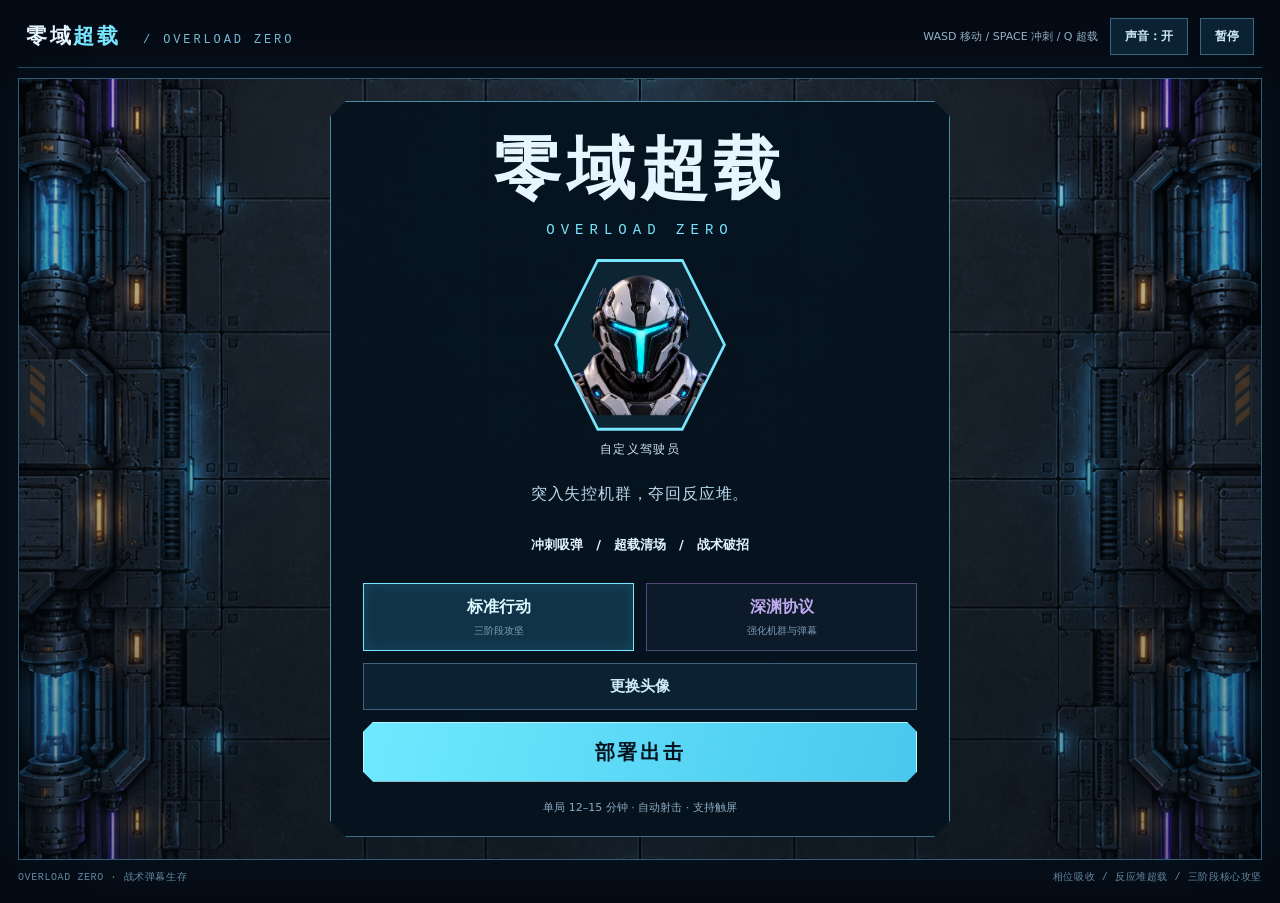
<file: web/index.html>
<!doctype html>
<html lang="zh-CN"><head><meta charset="utf-8"><meta name="viewport" content="width=device-width,initial-scale=1,viewport-fit=cover"><meta name="theme-color" content="#050b14"><link rel="icon" href="data:image/svg+xml,%3Csvg xmlns=%27http://www.w3.org/2000/svg%27 viewBox=%270 0 32 32%27%3E%3Cpath fill=%27%2375eaff%27 d=%27M19 2 7 18h9l-3 12 12-18h-9Z%27/%3E%3C/svg%3E"><title>零域超载 · OVERLOAD ZERO</title><link rel="stylesheet" href="style.css"></head>
<body><main id="wrapper"><header id="top"><a class="brand" href="./">零域<span>超载</span><small class="brand-en"> / OVERLOAD ZERO</small></a><div class="tools"><span class="desktop-help">WASD 移动 / SPACE 冲刺 / Q 超载</span><button id="sound-btn" aria-label="切换音效">声音：开</button><button id="pause-btn" aria-label="暂停游戏">暂停</button></div></header>
<section id="stage" aria-label="轨道反应堆高科技战场"><canvas id="c" width="1280" height="720" aria-label="机甲驾驶员与失控无人机的弹幕战斗"></canvas><button id="supply-btn" class="supply-action" hidden>领取补给 E</button><div id="controls" hidden><div id="stick" aria-label="移动摇杆"><span id="stick-knob"></span></div><div class="actions"><button id="dash-btn" aria-label="冲刺吸弹"><svg viewBox="0 0 48 48" aria-hidden="true"><path d="m16 9 18 15-18 15 7-15Z"/><path d="M4 16h12M1 24h14M4 32h12" fill="none" stroke="currentColor" stroke-width="3"/></svg><small>冲刺</small></button><button id="overload-btn" aria-label="超载脉冲"><svg viewBox="0 0 48 48" aria-hidden="true"><path d="m27 4-7 16H9l13 24 1-17h14L27 4Z" fill="none" stroke="currentColor" stroke-width="3"/></svg><small>能量</small></button></div></div><div id="overlay"><div class="panel" id="panel"></div></div></section>
<footer id="foot"><span>OVERLOAD ZERO · 战术弹幕生存</span><span>相位吸收 / 反应堆超载 / 三阶段核心攻坚</span></footer></main><script src="arsenal.js"></script><script src="tactics.js"></script><script src="combat.js"></script><script src="campaign.js"></script><script src="game.js"></script></body></html>
</file>
<file: web/style.css>
:root{color-scheme:dark;--bg:#050b14;--surface:#0c1928;--text:#e7f5ff;--muted:#94b0c5;--border:#24475a;--cyan:#78e6ff;--violet:#a58aff;--cut:14px;font-family:'Microsoft YaHei',system-ui,sans-serif}*{box-sizing:border-box}html,body{margin:0;background:var(--bg);color:var(--text);font:15px/1.6 'Microsoft YaHei',system-ui,sans-serif;overscroll-behavior:none}body{min-height:100svh;display:grid;place-items:center;padding:18px}button,a,input{-webkit-tap-highlight-color:transparent}button{font:700 14px/1.4 'Microsoft YaHei',system-ui,sans-serif;color:inherit;cursor:pointer}button:focus-visible,a:focus-visible,input:focus-visible{outline:3px solid var(--cyan);outline-offset:3px}button{font-family:inherit}#wrapper{width:min(1440px,100%)}#top{display:flex;align-items:center;justify-content:space-between;gap:16px;padding:0 8px 12px;border-bottom:1px solid var(--border);margin-bottom:10px}.brand{text-decoration:none;color:var(--text);font-size:21px;font-weight:900;letter-spacing:.13em}.brand span{color:var(--cyan)}.brand-en{font-family:ui-monospace,monospace;font-size:12px;font-weight:500;letter-spacing:.24em;margin-left:12px;color:#75bad4}.tools{display:flex;align-items:center;gap:12px;color:var(--muted);font-size:11px}.tools button,.secondary{border:1px solid #3b667d;background:#0b2232;color:#d0e9fa;padding:9px 14px;transition:background .15s,border-color .15s}.tools button{font-size:12px}.tools button:hover,.secondary:hover{background:#16384b;border-color:var(--cyan)}#stage{position:relative;width:100%;height:min(820px,calc(100svh - 118px));border:1px solid #315d75;background:#07111d;overflow:hidden;box-shadow:0 0 48px #0087bd13}canvas{display:block;width:100%;height:100%;touch-action:none;cursor:crosshair}#overlay{position:absolute;inset:0;display:flex;align-items:center;justify-content:center;padding:22px;background:linear-gradient(#040d1544,#040d1577),url('assets/reactor-deck.png') center/cover;overflow:auto}#overlay.hidden{display:none}.panel{position:relative;width:min(620px,100%);padding:28px 32px;background:#06131ff7;border:1px solid #4b8ca5;box-shadow:0 0 32px #0e7b9426;max-height:100%;overflow:auto;text-align:center;clip-path:polygon(16px 0,calc(100% - 16px) 0,100% 16px,100% calc(100% - 16px),calc(100% - 16px) 100%,16px 100%,0 calc(100% - 16px),0 16px)}.panel h1{font-size:clamp(26px,3.2vw,38px);line-height:1.2;letter-spacing:.07em;margin:0 0 14px;font-weight:950}.deployment{padding:28px 32px}.deployment h1{font-size:clamp(42px,5.3vw,68px);letter-spacing:.08em;margin:0;line-height:1.15}.wordmark{font:500 14px/1.5 ui-monospace,monospace;letter-spacing:.43em;color:var(--cyan);margin:12px 0 18px}.script-label{font-size:12px;letter-spacing:.12em;color:var(--cyan);margin-bottom:10px}.cast{display:flex;align-items:center;flex-direction:column;gap:9px;margin:18px 0 22px}.cast small{font-size:12px;letter-spacing:.12em;color:#d0e3f0}.portrait-badge{position:relative;display:grid;place-items:center;width:172px;height:172px;background:var(--cyan);border:0;clip-path:polygon(25% 0,75% 0,100% 50%,75% 100%,25% 100%,0 50%);overflow:hidden;flex-shrink:0}.portrait-default{position:absolute;inset:3px;clip-path:polygon(25% 0,75% 0,100% 50%,75% 100%,25% 100%,0 50%);background-color:#0d2433;background:#0d2433 url('assets/systems.png') left center/200% 100% no-repeat}.portrait-badge[data-portrait=ding]{background:var(--violet)}.portrait-badge[data-portrait=ding] .portrait-default{background-image:url('assets/machine-bosses.png');background-size:300% 100%;background-position:center}.portrait-badge img{position:absolute;inset:3px;width:calc(100% - 6px);height:calc(100% - 6px);object-fit:cover;clip-path:polygon(25% 0,75% 0,100% 50%,75% 100%,25% 100%,0 50%)}.sub{font-size:16px;letter-spacing:.05em;color:#bad8ea;margin:0 0 16px}.rules{font-size:13px;line-height:1.9;text-align:left;padding:14px 0;color:#a7c4d7}.deployment .rules{text-align:center;padding:10px 0 16px}.rules strong{color:#e0f4ff}.mainbtn{display:block;width:100%;background:linear-gradient(105deg,#6ee9ff,#49c8ed);border:1px solid #b8f6ff;clip-path:polygon(10px 0,calc(100% - 10px) 0,100% 10px,100% calc(100% - 10px),calc(100% - 10px) 100%,10px 100%,0 calc(100% - 10px),0 10px);padding:15px 18px;color:#04121e;font-size:20px;font-weight:950;letter-spacing:.13em;box-shadow:0 0 24px #56d9ff30}.mainbtn:hover{background:#a1efff}.mainbtn:disabled{opacity:.55;cursor:wait}.micro{font-size:11px;color:#8cabc0;line-height:1.8;margin:16px 0 0}.difficulty{display:grid;grid-template-columns:1fr 1fr;gap:12px;margin:10px 0}.difficulty button{border:1px solid #36586c;background:#0c1a2a;padding:12px;color:#b0c9dc;font-size:16px}.difficulty small{display:block;font-size:10px;font-weight:400;margin-top:5px;color:#7e9db6}.difficulty [aria-pressed=true]{border:1px solid var(--cyan);color:#dbfaff;background:#103347;box-shadow:inset 0 0 14px #5edcff20}.difficulty button:last-child{border-color:#534877;color:#bfa9ef}.difficulty button:last-child[aria-pressed=true]{border-color:var(--violet);background:#241e3f;box-shadow:inset 0 0 14px #9f83ff25}.menu-extras{display:flex;margin:12px 0}.menu-extras button{flex:1;padding:12px;font-size:15px}.secondary:disabled{opacity:.4;cursor:default}.choices{display:grid;gap:12px;margin:18px 0}.choice{padding:16px;text-align:left;background:#0d2131;border:1px solid #2c4b60;border-left:3px solid var(--cyan);font-size:15px;line-height:1.4}.choice:nth-child(2){border-left-color:var(--violet)}.choice:nth-child(3){border-left-color:#76e4bb}.choice:hover{background:#143347}.choice small{display:block;color:#a1bfd2;font-size:12px;line-height:1.7;margin-top:8px}.portrait-settings{display:grid;grid-template-columns:1fr 1fr;gap:16px;margin:20px 0}.portrait-settings>div{display:flex;flex-direction:column;align-items:center;gap:14px;padding:18px 10px;background:#0c2131;border:1px solid var(--border)}.portrait-settings .portrait-badge{width:100px;height:100px}.portrait-settings label{font-size:14px;font-weight:700}.portrait-settings input{display:block;width:100%;max-width:190px;font-size:11px;margin-top:10px;color:#9db9cd}.build-book{display:grid;grid-template-columns:1fr 1fr;gap:10px;margin:16px 0;text-align:left}.build-book>div{padding:12px;background:#0c2031;border-left:2px solid #3e6c85}.build-book strong{font-size:13px;color:var(--cyan)}.build-book small{display:block;font-size:11px;color:#a4bdce;margin-top:5px;line-height:1.7}.tactics-help{font-size:12px;line-height:1.9;text-align:left;padding:14px;background:#0c2630;border-left:2px solid #5bc5bd;color:#acd3d4}.tactics-help strong{color:#79ecdd}#foot{display:flex;justify-content:space-between;font:10px/1.5 ui-monospace,monospace;color:#65879e;letter-spacing:.06em;margin-top:10px}.touch-help{display:none}#controls{position:absolute;inset:0;pointer-events:none;display:none}#controls[hidden]{display:none!important}#stick{position:absolute;left:24px;bottom:28px;width:128px;height:128px;border:1px solid #75dbff77;border-radius:50%;background:#09223788;box-shadow:inset 0 0 28px #3dcaff16;pointer-events:auto;touch-action:none}#stick-knob{position:absolute;left:50%;top:50%;width:53px;height:53px;border:2px solid #8fe7ff;background:#205574aa;border-radius:50%;transform:translate(-50%,-50%);box-shadow:0 0 16px #4bdfff30;pointer-events:none}.actions{position:absolute;right:24px;bottom:30px;display:flex;align-items:flex-end;gap:14px}.actions button{width:76px;height:76px;border-radius:50%;border:1px solid #6b9eb6;background:#122d42e6;color:#d1eaf7;display:grid;place-content:center;justify-items:center;pointer-events:auto;touch-action:none}.actions button:last-child{width:88px;height:88px;border-color:#a18dce;background:#211d3be6}.actions .ready{background:#13465fe8;box-shadow:0 0 20px #3dcfff33;color:#acfbff;border-color:#8aefff}.actions button:last-child.ready{background:#3e2461e8;border-color:#c6a9ff;color:#e9d8ff;box-shadow:0 0 20px #9e66ff44}.actions svg{width:31px;height:31px;fill:currentColor}.actions small{font-size:11px;font-weight:700}.supply-action{position:absolute;bottom:24%;left:50%;transform:translateX(-50%);z-index:2;border:1px solid #76e5ca;background:#0c3c3bea;color:#bafbea;padding:11px 16px;font-size:14px;touch-action:manipulation}
@media(pointer:coarse),(max-width:800px){body{display:block;padding:0;overflow:hidden}#wrapper{width:100%;height:100svh;display:flex;flex-direction:column}#top{height:47px;min-height:47px;padding:5px max(10px,env(safe-area-inset-left));padding-top:max(5px,env(safe-area-inset-top));margin:0;gap:5px}.brand{font-size:14px}.brand-en{display:none}.tools{gap:6px}.tools button{font-size:11px;padding:5px 7px}.desktop-help{display:none}.touch-help{display:inline}#stage{flex:1;min-height:0;height:auto;border:0;border-top:1px solid #315d75}#foot{display:none}#controls{display:block}#overlay{padding:16px;background-size:auto 100%}.panel{padding:22px 18px;max-height:100%}.panel h1{font-size:27px}.deployment h1{font-size:43px}.wordmark{font-size:11px;letter-spacing:.34em;margin:9px 0 16px}.sub{font-size:13px;margin-bottom:10px}.rules{font-size:12px;line-height:1.9;padding:10px 0}.deployment .rules{font-size:12px;letter-spacing:0;white-space:nowrap}.mainbtn{font-size:18px;padding:14px}.cast{gap:9px;margin:16px 0 20px}.portrait-badge{width:122px;height:122px}.cast small{font-size:11px}.difficulty button{font-size:14px;padding:11px 6px}.difficulty small{font-size:9px}.micro{font-size:10px;margin-top:13px}.choice{font-size:13px;padding:12px}.choice small{font-size:11px}.portrait-settings{gap:8px}.portrait-settings>div{padding:14px 5px}.portrait-settings input{max-width:135px}.portrait-settings .portrait-badge{width:85px;height:85px}.supply-action{bottom:23%}.build-book>div{padding:8px}.build-book small{font-size:10px}.menu-extras button{font-size:14px;padding:11px}.tactics-help{padding:10px;font-size:11px}}
@media(max-height:500px) and (pointer:coarse){#top{height:36px;min-height:36px}.panel{padding:14px 22px;max-width:650px}.panel h1{font-size:23px}.deployment h1{font-size:28px}.cast{display:none}.wordmark{font-size:10px;margin:5px 0 9px}.sub{font-size:12px;margin-bottom:6px}.rules,.deployment .rules{font-size:11px;line-height:1.5;padding:6px 0}.difficulty{margin:8px 0}.difficulty button{padding:6px}.difficulty small{display:none}.menu-extras{margin:8px 0}.menu-extras button{padding:7px}.mainbtn{font-size:15px;padding:10px}.micro{font-size:9px;margin-top:9px}.build-book{grid-template-columns:repeat(3,1fr);margin:8px 0}.choices{margin:10px 0;gap:6px}.choice{padding:8px 10px}.choice small{margin-top:4px}#stick{width:105px;height:105px;bottom:16px}.actions{bottom:16px}.supply-action{bottom:35%}}
@media(prefers-reduced-motion:reduce){*{transition:none!important;scroll-behavior:auto!important}}
</file>
